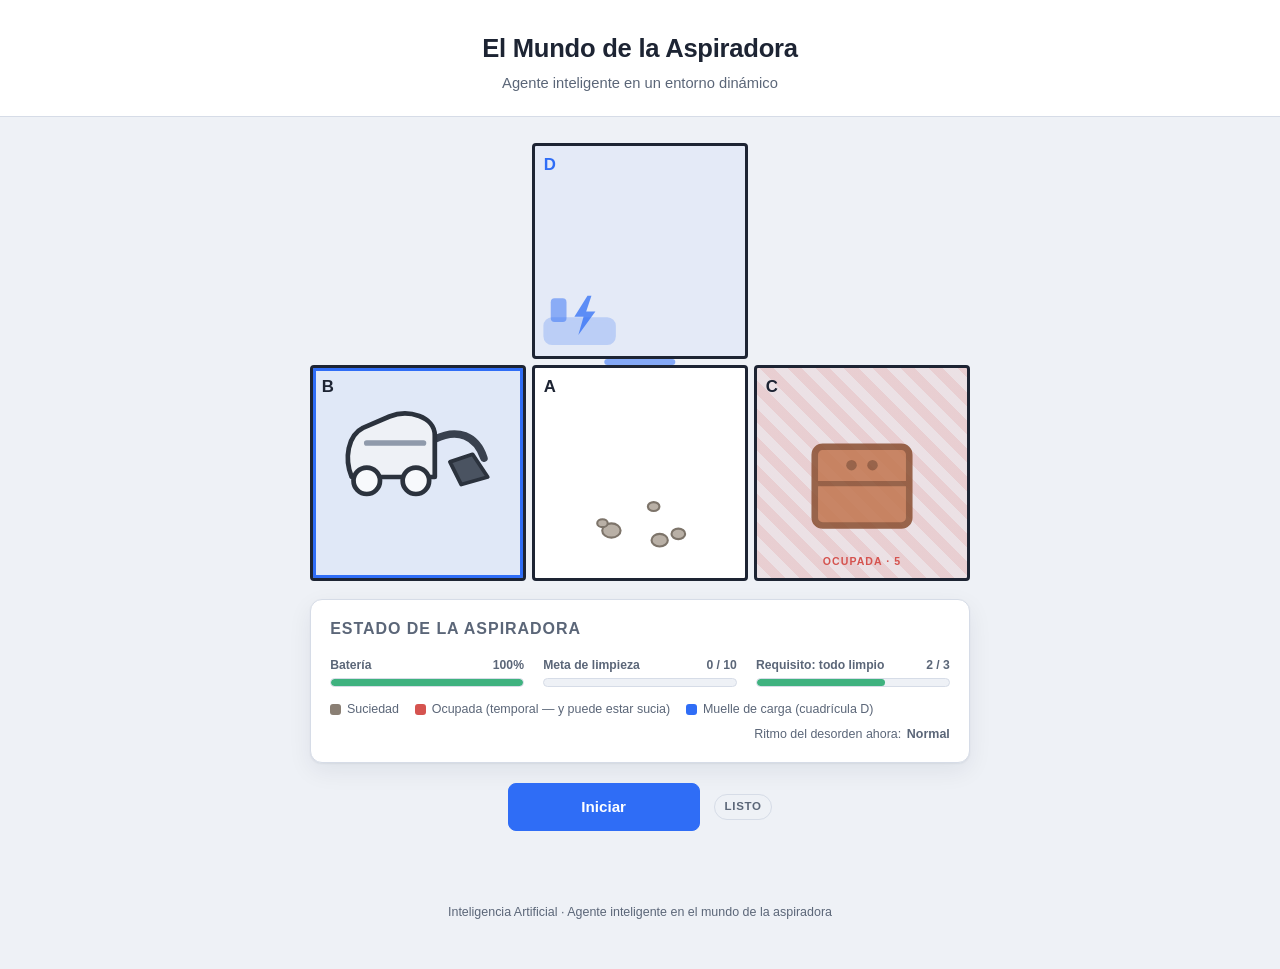
<file: index.html>
<!DOCTYPE html>
<html lang="es">
<head>
<meta charset="utf-8">
<meta name="viewport" content="width=device-width, initial-scale=1">
<title>El Mundo de la Aspiradora — Agente Inteligente</title>
<link rel="stylesheet" href="css/estilos.css">
</head>
<body>

<header class="cabecera">
  <h1>El Mundo de la Aspiradora</h1>
  <p>Agente inteligente en un entorno din&aacute;mico</p>
</header>

<!-- ----------------------------------------------------------------- -->
<!-- Vista principal: solo el escenario y el bot&oacute;n de iniciar    -->
<!-- ----------------------------------------------------------------- -->
<section class="escena">
  <div class="mundo" id="mundo"><!-- generado por js/ui.js --></div>

  <div class="tarjeta">
    <h2>Estado de la aspiradora</h2>

    <div class="barras">
      <div class="barra-bloque">
        <div class="barra-titulo">
          <span>Bater&iacute;a</span>
          <span id="bateriaTexto">100%</span>
        </div>
        <div class="barra"><div class="relleno bateria" id="bateriaBarra"></div></div>
      </div>
      <div class="barra-bloque">
        <div class="barra-titulo">
          <span>Meta de limpieza</span>
          <span id="metaTexto">0 / 0</span>
        </div>
        <div class="barra"><div class="relleno meta" id="metaBarra"></div></div>
      </div>
      <div class="barra-bloque">
        <div class="barra-titulo">
          <span>Requisito: todo limpio</span>
          <span id="limpiasTexto">0 / 3</span>
        </div>
        <div class="barra"><div class="relleno limpias" id="limpiasBarra"></div></div>
      </div>
    </div>

    <div class="leyenda">
      <span><i class="punto sucio"></i> Suciedad</span>
      <span><i class="punto ocupado"></i> Ocupada (temporal &mdash; y puede estar sucia)</span>
      <span><i class="punto muelle"></i> Muelle de carga (cuadr&iacute;cula D)</span>
      <span class="ritmo-actual">Ritmo del desorden ahora: <b id="ritmoActual">normal</b></span>
    </div>
  </div>

  <div class="mandos">
    <button id="btnIniciar" class="principal grande" type="button">Iniciar</button>
    <span class="etiqueta-estado" id="etiquetaEstado">Listo</span>
  </div>

  <p class="resultado-escena" id="resultadoEscena"></p>
</section>

<!-- Ajustes, metricas y tabla de percepciones: ocultos, pero la simulacion
     lee de aqui los valores configurables. Quitar hidden para mostrarlos. -->
<main class="disposicion" id="detalles" hidden>

  <!-- ------------------------------------------------------------- -->
  <!-- Panel de configuracion                                         -->
  <!-- ------------------------------------------------------------- -->
  <section class="panel" aria-label="Configuraci&oacute;n">

    <h2>Configuraci&oacute;n</h2>
    <p class="ayuda">El bot&oacute;n <b>Iniciar</b> sortea siempre un escenario nuevo. Estos ajustes sirven para fijar un caso concreto y estudiarlo.</p>

    <div class="campo">
      <label for="inicio">a) Localizaci&oacute;n inicial de la aspiradora</label>
      <select id="inicio">
        <option value="aleatoria" selected>Aleatoria</option>
        <option value="A">Cuadr&iacute;cula A</option>
        <option value="B">Cuadr&iacute;cula B</option>
        <option value="C">Cuadr&iacute;cula C</option>
      </select>
    </div>

    <div class="campo">
      <label for="suciedad">b) Suciedad inicial</label>
      <select id="suciedad">
        <option value="aleatoria" selected>Aleatoria</option>
        <option value="todas">Las tres cuadr&iacute;culas</option>
        <option value="dos">Dos cuadr&iacute;culas</option>
        <option value="una">Una sola cuadr&iacute;cula</option>
        <option value="ninguna">Ninguna</option>
      </select>
    </div>

    <div class="campo">
      <label for="intentos">c) Intentos sin encontrar suciedad para finalizar</label>
      <div class="fila-rango">
        <input type="range" id="intentos" min="1" max="25" value="16">
        <output id="intentosValor">16</output>
      </div>
    </div>

    <div class="campo">
      <label for="plano">Distribuci&oacute;n de las cuadr&iacute;culas</label>
      <select id="plano">
        <option value="aleatorio" selected>Aleatoria &mdash; se sortea en cada corrida</option>
        <option value="fijo">Fija &mdash; A, B, C con D encima de B</option>
      </select>
      <p class="ayuda">Se barajan las tres habitaciones y se sortea de cu&aacute;l cuelga el muelle. As&iacute; el agente no puede dar por sabido el plano: tiene que orientarse en el que le toque.</p>
    </div>

    <div class="campo">
      <label for="obstaculo">Cuadr&iacute;cula ocupada (obst&aacute;culo)</label>
      <select id="obstaculo">
        <option value="aleatorio" selected>Aleatoria &mdash; puede no haber ninguna</option>
        <option value="aleatorio-siempre">Aleatoria &mdash; siempre hay una</option>
        <option value="ninguno">Ninguna</option>
        <option value="A">Fija en A</option>
        <option value="B">Fija en B</option>
        <option value="C">Fija en C</option>
      </select>
      <p class="ayuda">Bloquea el paso: la aspiradora choca y no puede cruzarla. Que est&eacute; ocupada <b>no significa que est&eacute; limpia</b> &mdash; la suciedad sigue ah&iacute;, y puede ensuciarse m&aacute;s mientras tanto.</p>
    </div>

    <div class="campo">
      <label for="duracionBloqueo">Duraci&oacute;n del bloqueo</label>
      <select id="duracionBloqueo">
        <option value="temporal" selected>Temporal &mdash; dura un tiempo aleatorio</option>
        <option value="permanente">Permanente &mdash; no se levanta nunca</option>
      </select>
      <p class="ayuda">El bloqueo no est&aacute; todo el tiempo: dura un n&uacute;mero aleatorio de pasos, se libera, y m&aacute;s adelante puede volver a surgir en otra cuadr&iacute;cula.</p>
    </div>

    <div class="campo">
      <label for="ritmo">Ritmo al que aparece basura</label>
      <select id="ritmo">
        <option value="baja">Poco desorden</option>
        <option value="media" selected>Desorden normal</option>
        <option value="alta">Mucho desorden</option>
        <option value="nunca">Ninguno &mdash; entorno est&aacute;tico</option>
      </select>
      <p class="ayuda">No es una cadencia fija: el mundo va por <b>rachas y calmas</b>, y esto es solo la media alrededor de la que oscila. Limpiar una cuadr&iacute;cula no la deja limpia para siempre.</p>
    </div>

    <div class="campo">
      <label for="meta">Meta de limpieza</label>
      <select id="meta">
        <option value="aleatoria" selected>Aleatoria</option>
        <option value="4">4 unidades</option>
        <option value="6">6 unidades</option>
        <option value="8">8 unidades</option>
        <option value="12">12 unidades</option>
      </select>
      <p class="ayuda">Es la carga de trabajo de la sesi&oacute;n. Cumplida la meta deja de aparecer desorden, y el agente da una ronda final: solo se recoge cuando adem&aacute;s ha comprobado que <b>A, B y C est&aacute;n limpias a la vez</b>.</p>
    </div>

    <div class="campo">
      <label for="velocidad">Velocidad de la simulaci&oacute;n</label>
      <div class="fila-rango">
        <input type="range" id="velocidad" min="60" max="1400" step="20" value="500">
        <output id="velocidadValor">500 ms</output>
      </div>
    </div>

    <div class="botones">
      <button id="btnNuevo" class="secundario" type="button">Nuevo mundo</button>
      <button id="btnPaso" class="secundario" type="button">Paso a paso</button>
      <button id="btnReiniciar" class="secundario" type="button">Reiniciar</button>
      <button id="btnEjecutar" class="secundario" type="button">Ejecutar este</button>
    </div>

    <p class="semilla">Semilla del escenario: <code id="semilla">—</code></p>
  </section>

  <!-- ------------------------------------------------------------- -->
  <!-- Escenario y resultados                                         -->
  <!-- ------------------------------------------------------------- -->
  <section class="escenario">

    <div class="tarjeta" id="tarjetaResultado" hidden>
      <h2 id="tituloResultado">—</h2>
      <p id="detalleResultado">—</p>
    </div>

    <div class="tarjeta">
      <h2>Medida de rendimiento</h2>
      <p class="ayuda formula">
        Un punto por cada cuadr&iacute;cula que est&eacute; limpia en cada uno de los
        <b id="horizonteTexto">60</b> pasos de tiempo evaluados, menos 1 punto por cada movimiento.
        En un entorno din&aacute;mico esto no premia <i>haber limpiado</i> una vez, sino
        <b>mantener limpio</b> el espacio a lo largo del tiempo.
      </p>
      <div class="marcadores">
        <div class="marcador destacado">
          <span class="valor" id="mRendimiento">0</span>
          <span class="nombre">Rendimiento</span>
        </div>
        <div class="marcador">
          <span class="valor" id="mPasos">0</span>
          <span class="nombre">Pasos</span>
        </div>
        <div class="marcador">
          <span class="valor" id="mAspirados">0</span>
          <span class="nombre">Aspirados</span>
        </div>
        <div class="marcador">
          <span class="valor" id="mMovimientos">0</span>
          <span class="nombre">Movimientos</span>
        </div>
        <div class="marcador">
          <span class="valor" id="mChoques">0</span>
          <span class="nombre">Choques</span>
        </div>
        <div class="marcador">
          <span class="valor" id="mRecargas">0</span>
          <span class="nombre">Recargas</span>
        </div>
        <div class="marcador">
          <span class="valor" id="mBasura">0</span>
          <span class="nombre">Basura nueva</span>
        </div>
        <div class="marcador">
          <span class="valor" id="mBloqueos">0</span>
          <span class="nombre">Bloqueos</span>
        </div>
        <div class="marcador">
          <span class="valor" id="mLimpias">0/3</span>
          <span class="nombre">Limpias ahora</span>
        </div>
        <div class="marcador">
          <span class="valor" id="mMeta">0</span>
          <span class="nombre">Meta sorteada</span>
        </div>
      </div>
    </div>

    <div class="tarjeta">
      <h2>Secuencia de percepciones</h2>
      <div class="tabla-envoltura">
        <table class="tabla-percepciones">
          <thead>
            <tr>
              <th class="col-paso">#</th>
              <th>Secuencia de percepciones</th>
              <th>Acci&oacute;n</th>
              <th>Efecto en el mundo</th>
            </tr>
          </thead>
          <tbody id="cuerpoTabla">
            <tr class="vacia"><td colspan="4">Pulsa <b>Iniciar</b> para comenzar.</td></tr>
          </tbody>
        </table>
      </div>
    </div>

    <div class="tarjeta">
      <h2>Funci&oacute;n del agente</h2>
      <pre class="codigo">funci&oacute;n AGENTE-ASPIRADORA([localizaci&oacute;n, estado, bater&iacute;a]) devuelve una acci&oacute;n
  si hubo choque entonces invertir el sentido de avance

  si la bater&iacute;a est&aacute; por debajo del umbral entonces
     si est&aacute; en el muelle entonces devolver <i>Cargar</i>
     de otra forma, avanzar hacia el muelle

  si estado = <i>Sucio</i> entonces
     anotar que ya no consta que todo est&eacute; limpio
     devolver <i>Aspirar</i>

  anotar esta habitaci&oacute;n como vista limpia

  si ya aspir&oacute; las unidades de su meta Y le constan limpias A, B y C entonces
     si est&aacute; en el muelle entonces devolver <i>Nada</i>   (el programa finaliza)
     de otra forma, encaminarse al muelle

  si le constan limpias A, B y C Y le falta bater&iacute;a entonces
     encaminarse al muelle y ponerse a <i>Cargar</i>

  si se alcanz&oacute; el n&uacute;mero de intentos sin suciedad entonces devolver <i>Nada</i>

  de otra forma, elegir a d&oacute;nde ir:
     entre las salidas de esta cuadr&iacute;cula, quedarse con las habitaciones que
     NO le constan limpias; si no queda ninguna, con las habitaciones sin m&aacute;s
     (el muelle no se patrulla); descartar deshacer el paso que acaba de dar
     y, entre las que empaten, elegir <b>al azar</b></pre>
      <p class="ayuda">
        El n&uacute;cleo sigue siendo la regla del enunciado &mdash; <i>si la cuadr&iacute;cula est&aacute; sucia, aspirar;
        de otra forma, cambiar de cuadr&iacute;cula</i>. Pero <b>cambiar de cuadr&iacute;cula ya no es rebotar</b> de
        derecha a izquierda: el plano es una T y el agente decide a d&oacute;nde ir con criterio, yendo a por lo
        que no le consta limpio y eligiendo al azar entre lo que le empata, de modo que no recorre siempre
        el mismo circuito. Para volver al muelle calcula el <b>camino m&aacute;s corto</b>, rodeando lo que sabe
        bloqueado; y si no hay forma de rodearlo, se planta delante del obst&aacute;culo a esperar a que se
        levante en vez de rendirse.
      </p>
      <p class="ayuda">
        Todo eso sale de su <b>modelo interno</b>: d&oacute;nde est&aacute; el muelle, cu&aacute;nta bater&iacute;a le queda, cu&aacute;nta
        suciedad lleva aspirada, contra qu&eacute; ha chocado y <b>qu&eacute; habitaciones le constan limpias</b>. Ese
        &uacute;ltimo dato es el que le permite saber si ya puede recogerse: como solo percibe la cuadr&iacute;cula en la
        que est&aacute;, para afirmar que <i>todo</i> qued&oacute; limpio tiene que haberlas visto limpias todas desde la
        &uacute;ltima vez que encontr&oacute; suciedad.
      </p>
    </div>

  </section>
</main>

<footer class="pie">
  Inteligencia Artificial &middot; Agente inteligente en el mundo de la aspiradora
</footer>

<script src="js/mundo.js"></script>
<script src="js/ui.js"></script>
</body>
</html>
</file>
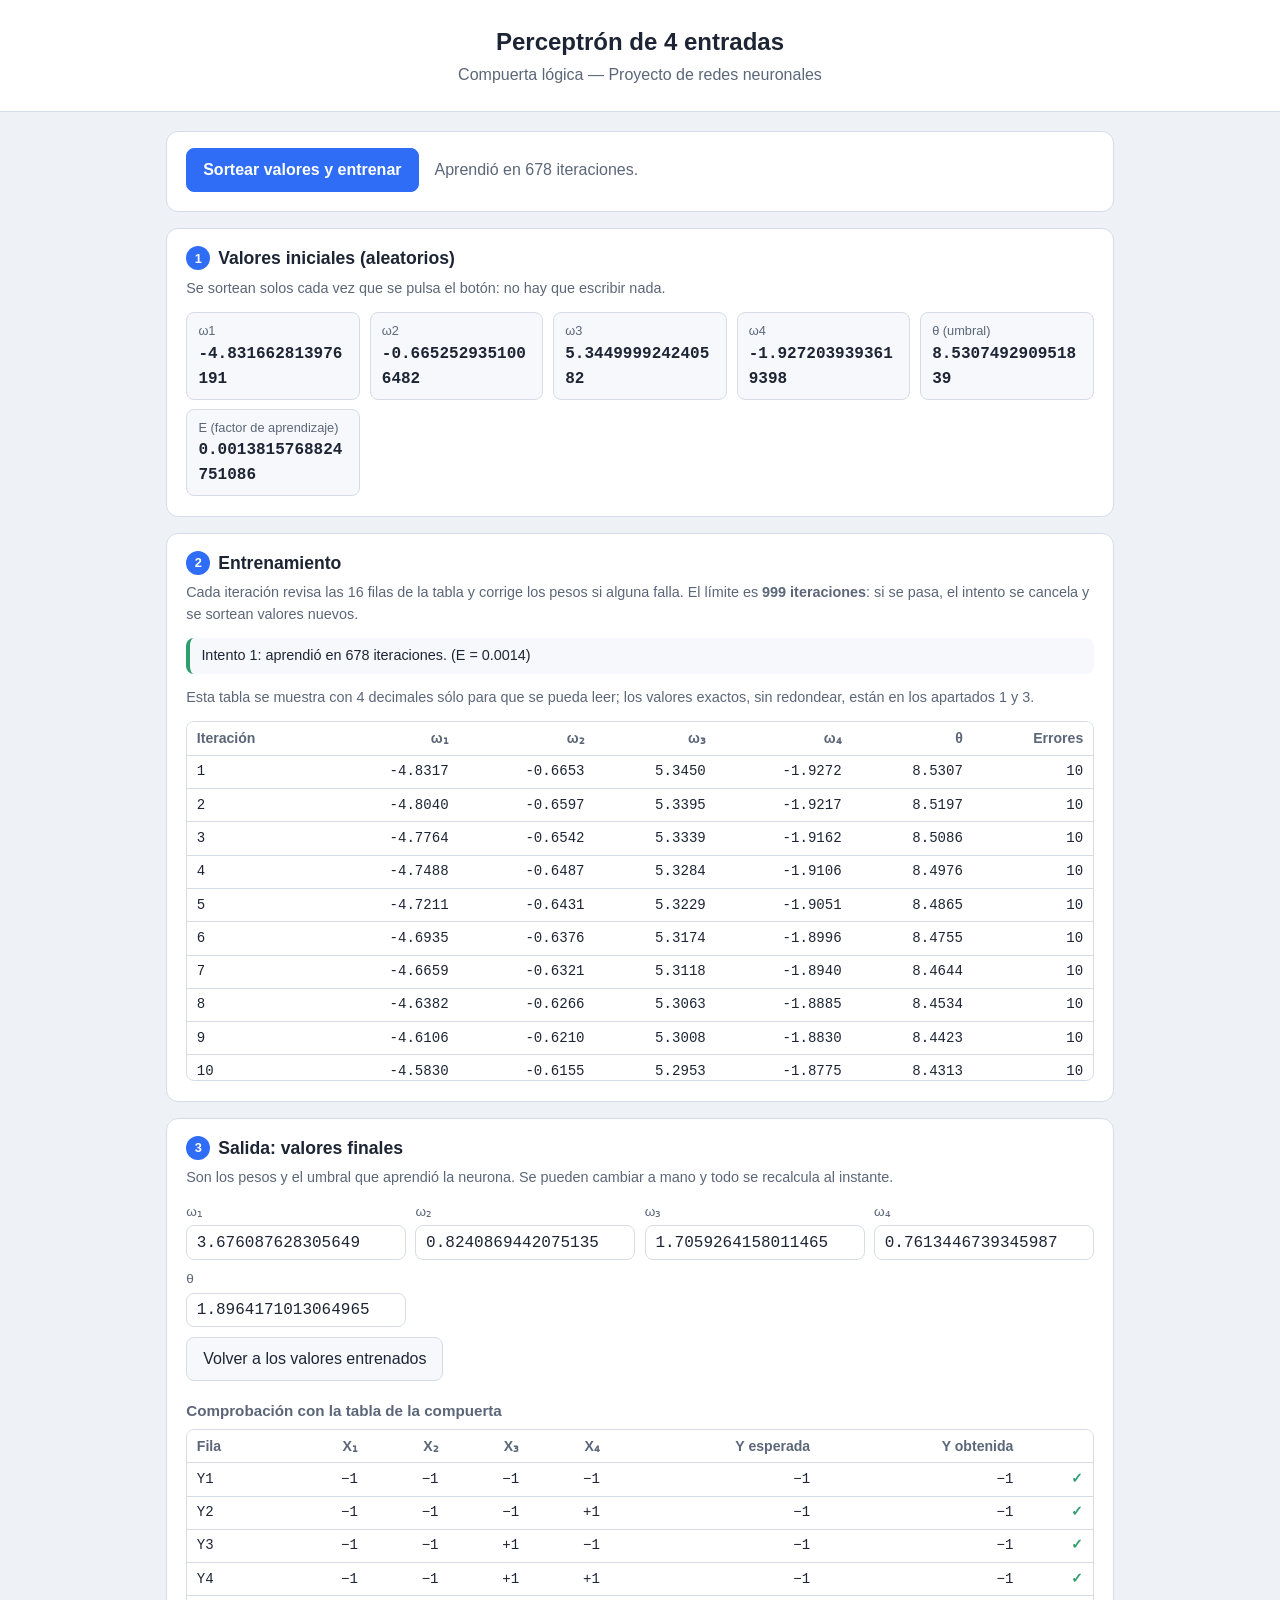
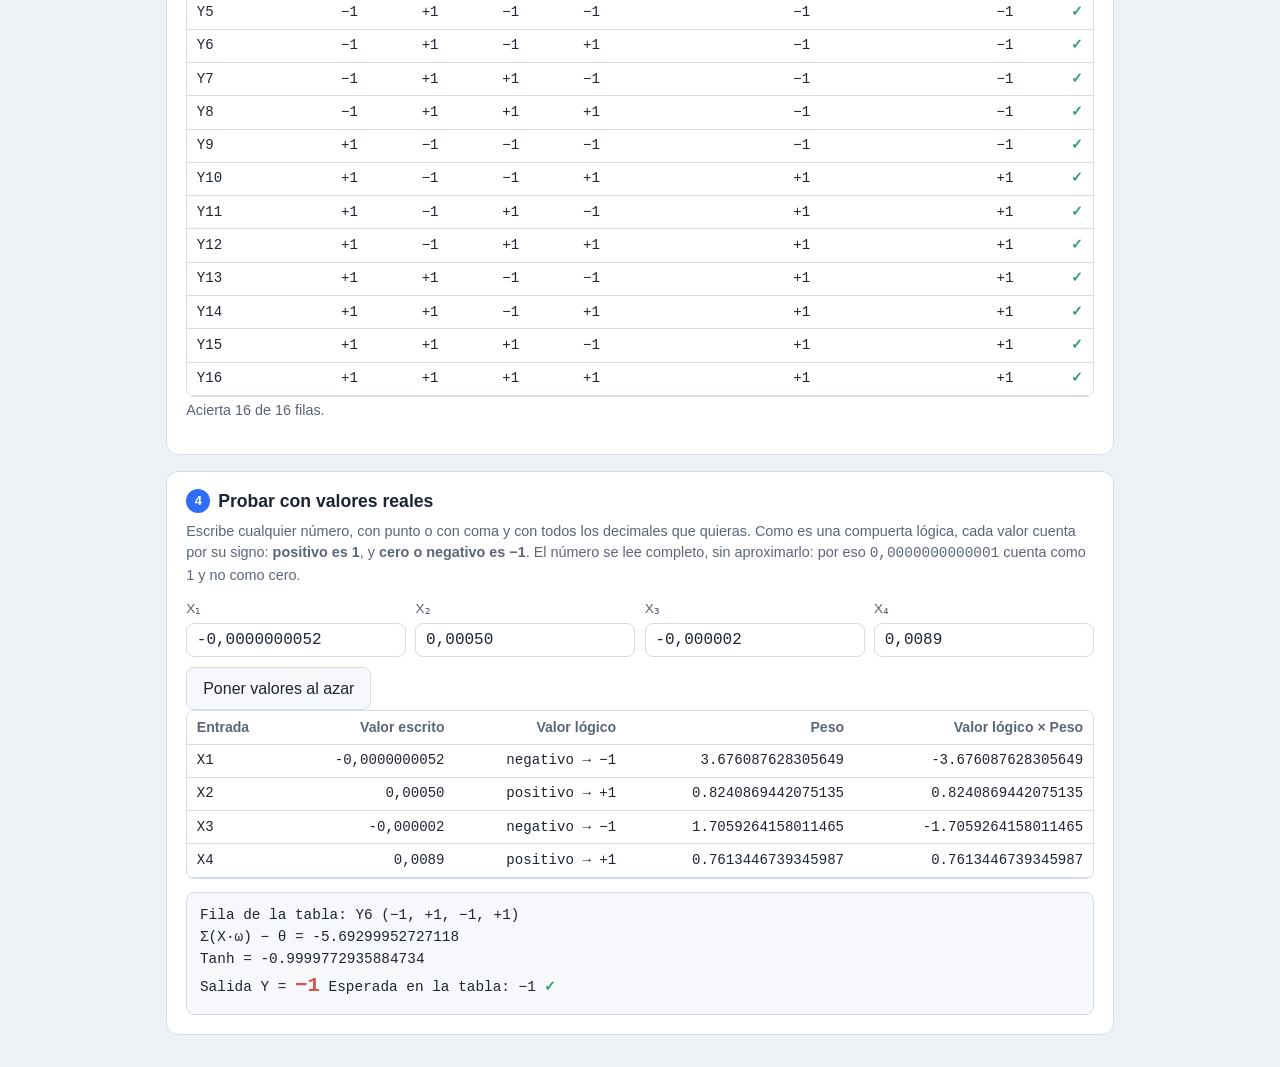
<file: Perceptron-4-entradas/1-aplicacion/index.html>
<!DOCTYPE html>
<html lang="es">
<head>
<meta charset="utf-8">
<meta name="viewport" content="width=device-width, initial-scale=1">
<title>Perceptrón de 4 entradas</title>
<link rel="stylesheet" href="css/estilos.css">
</head>
<body>

<header class="cabecera">
  <h1>Perceptrón de 4 entradas</h1>
  <p>Compuerta lógica &mdash; Proyecto de redes neuronales</p>
</header>

<main class="pagina">

  <section class="tarjeta mandos">
    <button id="btnEntrenar" class="principal" type="button">Sortear valores y entrenar</button>
    <span class="estado" id="estado"></span>
  </section>

  <!-- 1. Valores iniciales ------------------------------------------- -->
  <section class="tarjeta">
    <h2><span class="paso">1</span> Valores iniciales (aleatorios)</h2>
    <p class="nota">Se sortean solos cada vez que se pulsa el botón: no hay que escribir nada.</p>
    <div class="valores" id="valoresIniciales"></div>
  </section>

  <!-- 2. Entrenamiento ------------------------------------------------ -->
  <section class="tarjeta">
    <h2><span class="paso">2</span> Entrenamiento</h2>
    <p class="nota">
      Cada iteración revisa las 16 filas de la tabla y corrige los pesos si alguna falla.
      El límite es <b>999 iteraciones</b>: si se pasa, el intento se cancela y se sortean
      valores nuevos.
    </p>
    <ul class="intentos" id="intentos"></ul>
    <p class="nota">
      Esta tabla se muestra con 4 decimales sólo para que se pueda leer; los valores exactos,
      sin redondear, están en los apartados 1 y 3.
    </p>
    <div class="tabla-caja alta">
      <table>
        <thead>
          <tr><th>Iteración</th><th>ω₁</th><th>ω₂</th><th>ω₃</th><th>ω₄</th><th>θ</th><th>Errores</th></tr>
        </thead>
        <tbody id="tablaIteraciones"></tbody>
      </table>
    </div>
  </section>

  <!-- 3. Salida --------------------------------------------------------- -->
  <section class="tarjeta">
    <h2><span class="paso">3</span> Salida: valores finales</h2>
    <p class="nota">
      Son los pesos y el umbral que aprendió la neurona. Se pueden cambiar a mano y todo se
      recalcula al instante.
    </p>
    <div class="campos" id="camposPesos"></div>
    <p class="aviso" id="avisoPesos" hidden></p>
    <button id="btnRestaurar" class="secundario" type="button">Volver a los valores entrenados</button>

    <h3>Comprobación con la tabla de la compuerta</h3>
    <div class="tabla-caja">
      <table>
        <thead>
          <tr><th>Fila</th><th>X₁</th><th>X₂</th><th>X₃</th><th>X₄</th>
              <th>Y esperada</th><th>Y obtenida</th><th></th></tr>
        </thead>
        <tbody id="tablaComprobacion"></tbody>
      </table>
    </div>
    <p class="nota" id="resumenComprobacion"></p>
  </section>

  <!-- 4. Probar con valores reales -------------------------------------- -->
  <section class="tarjeta">
    <h2><span class="paso">4</span> Probar con valores reales</h2>
    <p class="nota">
      Escribe cualquier número, con punto o con coma y con todos los decimales que quieras.
      Como es una compuerta lógica, cada valor cuenta por su signo: <b>positivo es 1</b>, y
      <b>cero o negativo es −1</b>. El número se lee completo, sin aproximarlo: por eso
      <code>0,0000000000001</code> cuenta como 1 y no como cero.
    </p>
    <div class="campos" id="camposEntradas"></div>
    <p class="aviso" id="avisoEntradas" hidden></p>
    <button id="btnAzar" class="secundario" type="button">Poner valores al azar</button>

    <div class="tabla-caja">
      <table>
        <thead>
          <tr><th>Entrada</th><th>Valor escrito</th><th>Valor lógico</th>
              <th>Peso</th><th>Valor lógico × Peso</th></tr>
        </thead>
        <tbody id="tablaPrueba"></tbody>
      </table>
    </div>
    <div class="resultado" id="resultadoPrueba"></div>
  </section>

</main>

<script src="js/perceptron.js"></script>
<script src="js/interfaz.js"></script>
</body>
</html>
</file>
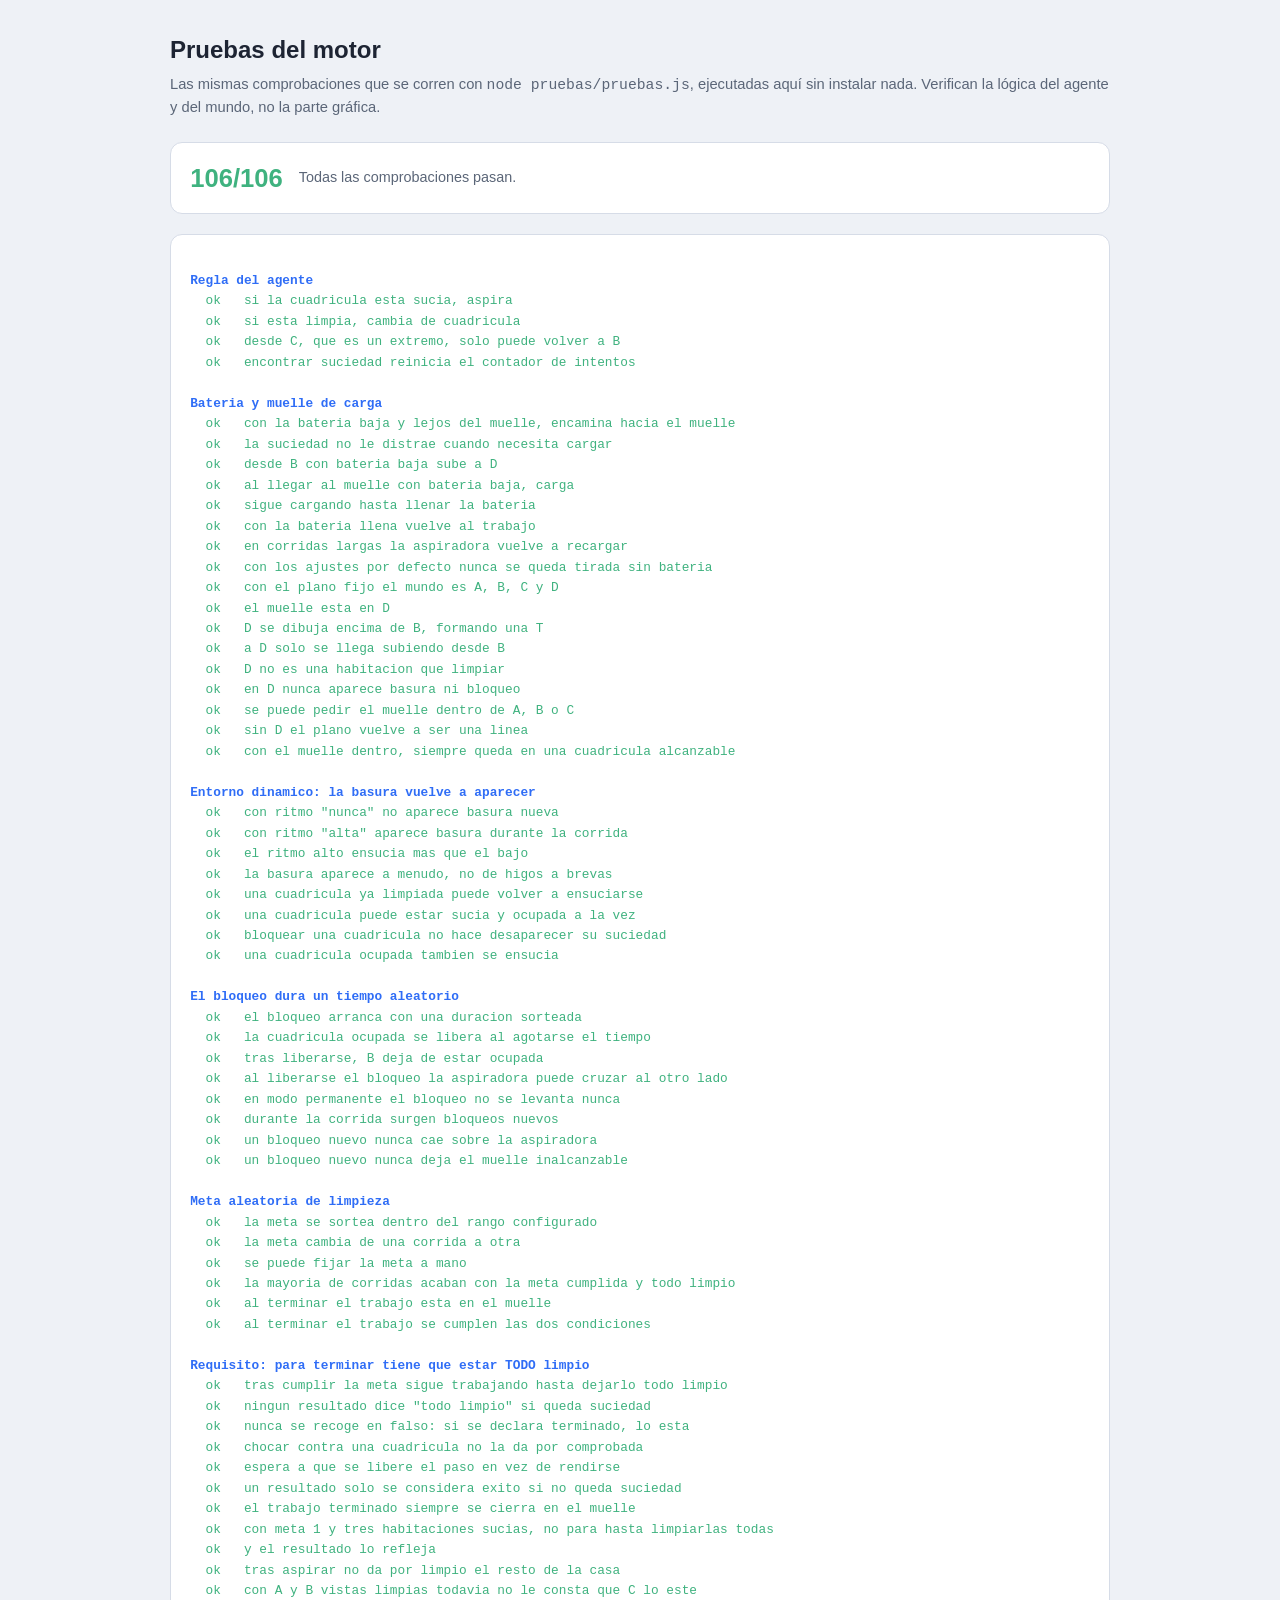
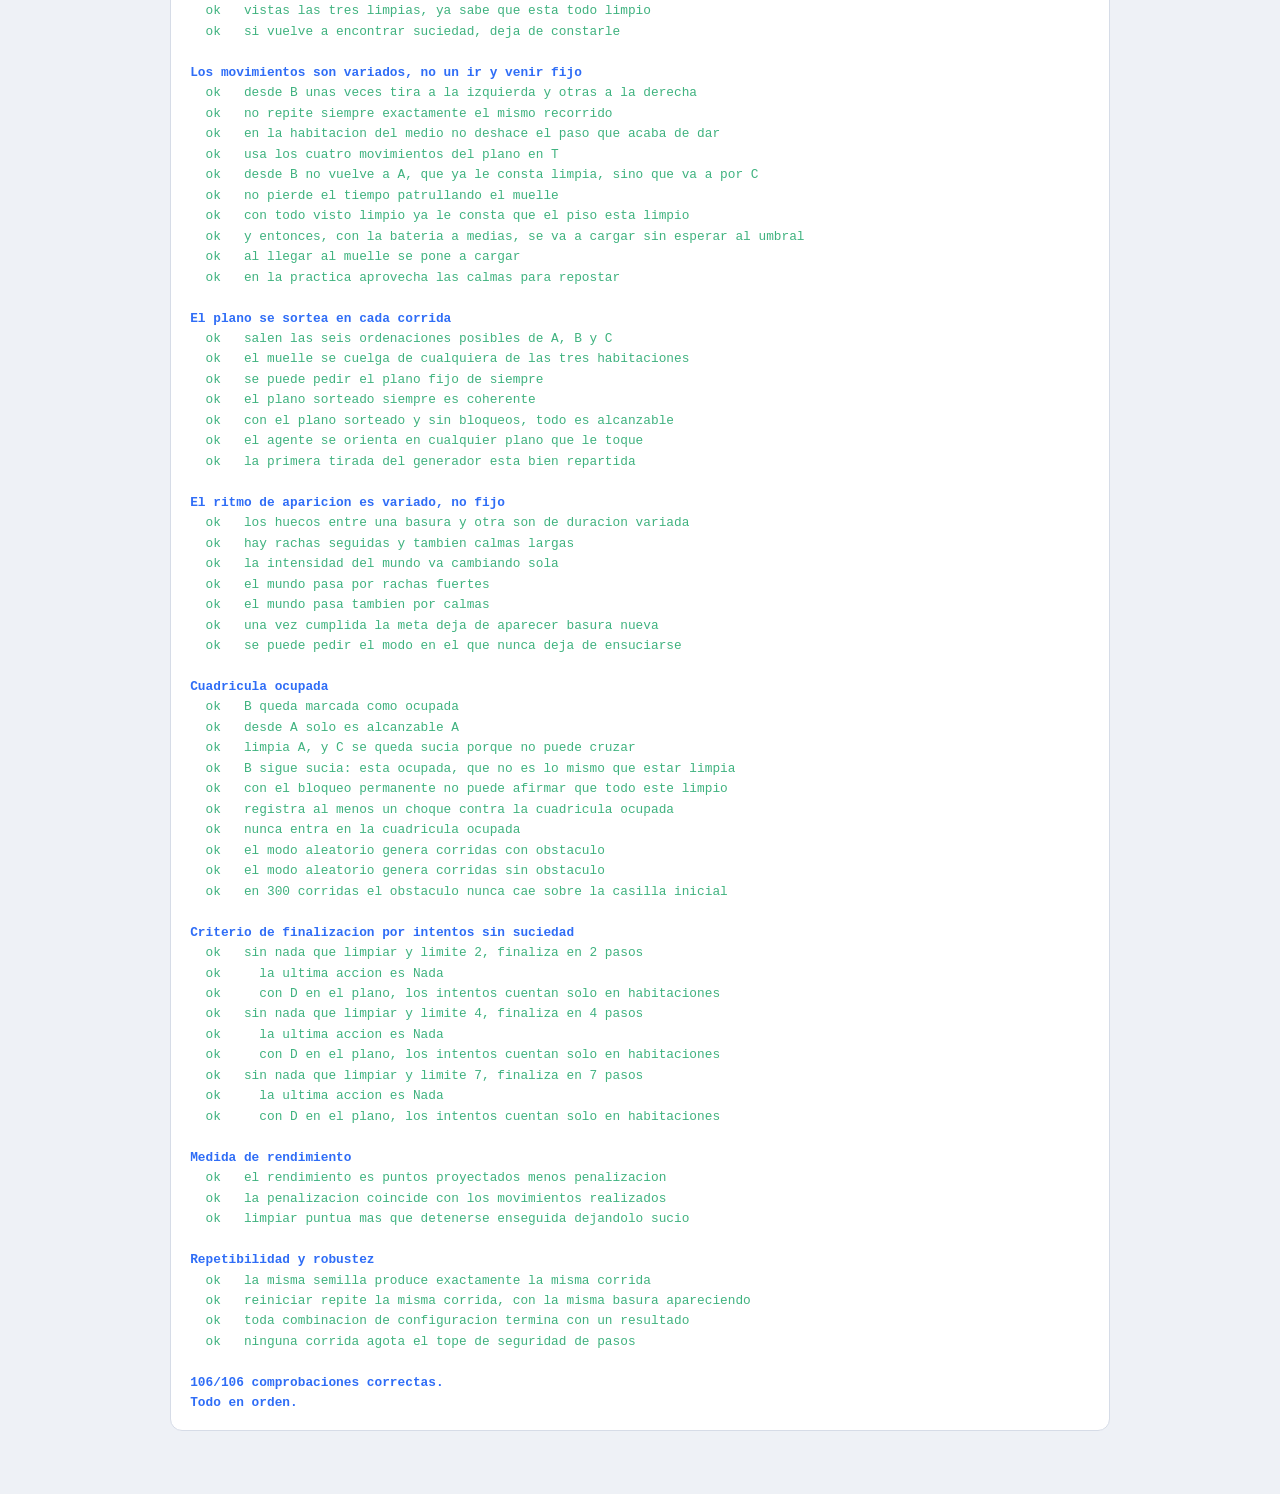
<file: pruebas/pruebas.html>
<!DOCTYPE html>
<html lang="es">
<head>
<meta charset="utf-8">
<meta name="viewport" content="width=device-width, initial-scale=1">
<title>Pruebas del Mundo de la Aspiradora</title>
<style>
  :root {
    --fondo: #eef1f6;
    --superficie: #ffffff;
    --borde: #d6dce7;
    --texto: #1d2433;
    --texto-suave: #5b6678;
    --acento: #2f6df6;
    --limpio: #3fb27f;
    --ocupado: #d5534f;
  }

  @media (prefers-color-scheme: dark) {
    :root {
      --fondo: #12161f;
      --superficie: #1a202c;
      --borde: #2c3444;
      --texto: #e8ecf4;
      --texto-suave: #9aa5b8;
      --acento: #5b8dff;
    }
  }

  * { box-sizing: border-box; }

  body {
    margin: 0;
    padding: 2rem 1.2rem 4rem;
    background: var(--fondo);
    color: var(--texto);
    font-family: "Segoe UI", Roboto, "Helvetica Neue", Arial, sans-serif;
    line-height: 1.5;
  }

  main { max-width: 940px; margin: 0 auto; }

  h1 { margin: 0 0 .3rem; font-size: 1.5rem; }

  .intro { margin: 0 0 1.5rem; color: var(--texto-suave); font-size: .92rem; }

  .resumen {
    display: flex;
    align-items: center;
    gap: 1rem;
    flex-wrap: wrap;
    padding: 1rem 1.2rem;
    border-radius: 12px;
    border: 1px solid var(--borde);
    background: var(--superficie);
    margin-bottom: 1.2rem;
  }

  .marca {
    font-size: 1.6rem;
    font-weight: 700;
    font-variant-numeric: tabular-nums;
  }

  .resumen.exito .marca { color: var(--limpio); }
  .resumen.fallo .marca { color: var(--ocupado); }
  .resumen .detalle { color: var(--texto-suave); font-size: .9rem; }

  pre {
    margin: 0;
    padding: 1rem 1.2rem;
    border-radius: 12px;
    border: 1px solid var(--borde);
    background: var(--superficie);
    font-family: "Cascadia Mono", Consolas, ui-monospace, monospace;
    font-size: .8rem;
    line-height: 1.6;
    overflow-x: auto;
    white-space: pre;
  }

  .ok    { color: var(--limpio); }
  .falla { color: var(--ocupado); font-weight: 700; }
  .grupo { color: var(--acento); font-weight: 700; }
</style>
</head>
<body>
<main>
  <h1>Pruebas del motor</h1>
  <p class="intro">
    Las mismas comprobaciones que se corren con <code>node pruebas/pruebas.js</code>, ejecutadas
    aquí sin instalar nada. Verifican la l&oacute;gica del agente y del mundo, no la parte gr&aacute;fica.
  </p>

  <div class="resumen" id="resumen">
    <span class="marca" id="marca">…</span>
    <span class="detalle" id="detalle">Ejecutando las comprobaciones…</span>
  </div>

  <pre id="salida"></pre>
</main>

<script src="../js/mundo.js"></script>
<script>
// Recoge lo que pruebas.js escribe con console.log, lo colorea y lo vuelca
// en la pagina, con el resumen arriba.
(function () {
  'use strict';

  var salida = document.getElementById('salida');
  var original = console.log;
  var lineas = [];

  console.log = function () {
    var texto = Array.prototype.join.call(arguments, ' ');
    lineas.push(texto);
    original.apply(console, arguments);
  };

  function pintar() {
    var html = lineas.join('\n').split('\n').map(function (linea) {
      var seguro = linea
        .replace(/&/g, '&amp;').replace(/</g, '&lt;').replace(/>/g, '&gt;');
      if (linea.indexOf('  ok   ') === 0) {
        return '<span class="ok">' + seguro + '</span>';
      }
      if (linea.indexOf('  FALLA') === 0) {
        return '<span class="falla">' + seguro + '</span>';
      }
      if (linea && linea[0] !== ' ') {
        return '<span class="grupo">' + seguro + '</span>';
      }
      return seguro;
    }).join('\n');
    salida.innerHTML = html;
  }

  function resumir() {
    var correctas = 0, fallidas = 0;
    lineas.join('\n').split('\n').forEach(function (linea) {
      if (linea.indexOf('  ok   ') === 0) correctas++;
      if (linea.indexOf('  FALLA') === 0) fallidas++;
    });

    var caja = document.getElementById('resumen');
    var total = correctas + fallidas;
    document.getElementById('marca').textContent = correctas + '/' + total;
    caja.className = 'resumen ' + (fallidas === 0 ? 'exito' : 'fallo');
    document.getElementById('detalle').textContent = fallidas === 0
      ? 'Todas las comprobaciones pasan.'
      : fallidas + (fallidas === 1 ? ' comprobación falla.' : ' comprobaciones fallan.');
  }

  // Un respiro para que la página se pinte antes de ponerse a calcular:
  // las pruebas corren varios miles de simulaciones y bloquean el hilo.
  setTimeout(function () {
    var guion = document.createElement('script');
    guion.src = 'pruebas.js';
    guion.onload = function () { pintar(); resumir(); };
    guion.onerror = function () {
      document.getElementById('marca').textContent = '—';
      document.getElementById('detalle').textContent =
        'No se pudo cargar pruebas.js. Comprueba que está junto a esta página.';
    };
    document.body.appendChild(guion);
  }, 60);
})();
</script>
</body>
</html>
</file>
<file: css/estilos.css>
/* estilos.css — Presentacion del simulador del mundo de la aspiradora */

:root {
  --fondo: #eef1f6;
  --superficie: #ffffff;
  --borde: #d6dce7;
  --texto: #1d2433;
  --texto-suave: #5b6678;
  --acento: #2f6df6;
  --acento-oscuro: #1b4fd0;
  --sucio: #8a7f74;
  --limpio: #3fb27f;
  --ocupado: #d5534f;
  --sombra: 0 1px 2px rgba(20, 30, 60, .06), 0 8px 24px rgba(20, 30, 60, .07);
  --radio: 12px;
}

@media (prefers-color-scheme: dark) {
  :root {
    --fondo: #12161f;
    --superficie: #1a202c;
    --borde: #2c3444;
    --texto: #e8ecf4;
    --texto-suave: #9aa5b8;
    --acento: #5b8dff;
    --acento-oscuro: #3f74f0;
    --sucio: #9d9186;
    --sombra: 0 1px 2px rgba(0, 0, 0, .3), 0 8px 24px rgba(0, 0, 0, .35);
  }
}

* { box-sizing: border-box; }

/* `display: grid` de .disposicion gana al atributo hidden si no se fuerza. */
[hidden] { display: none !important; }

body {
  margin: 0;
  padding: 0 0 3rem;
  background: var(--fondo);
  color: var(--texto);
  font-family: "Segoe UI", Roboto, "Helvetica Neue", Arial, sans-serif;
  line-height: 1.5;
}

/* --------------------------------------------------------------- */
/* Cabecera y estructura                                            */
/* --------------------------------------------------------------- */

.cabecera {
  padding: 1.8rem 1.5rem 1.4rem;
  text-align: center;
  border-bottom: 1px solid var(--borde);
  background: var(--superficie);
}

.cabecera h1 {
  margin: 0 0 .3rem;
  font-size: 1.6rem;
  letter-spacing: -.01em;
}

.cabecera p {
  margin: 0;
  color: var(--texto-suave);
  font-size: .92rem;
}

.disposicion {
  max-width: 1180px;
  margin: 1.5rem auto 0;
  padding: 0 1.2rem;
  display: grid;
  grid-template-columns: 320px minmax(0, 1fr);
  gap: 1.2rem;
  align-items: start;
}

@media (max-width: 900px) {
  .disposicion { grid-template-columns: 1fr; }
}

.panel,
.tarjeta {
  background: var(--superficie);
  border: 1px solid var(--borde);
  border-radius: var(--radio);
  box-shadow: var(--sombra);
  padding: 1.1rem 1.2rem;
}

.panel { position: sticky; top: 1rem; }

@media (max-width: 900px) {
  .panel { position: static; }
}

.escenario { display: grid; gap: 1.2rem; min-width: 0; }

.panel h2,
.tarjeta h2 {
  margin: 0 0 .9rem;
  font-size: 1rem;
  text-transform: uppercase;
  letter-spacing: .06em;
  color: var(--texto-suave);
}

/* --------------------------------------------------------------- */
/* Controles                                                        */
/* --------------------------------------------------------------- */

.campo { margin-bottom: 1.05rem; }

.campo > label {
  display: block;
  font-size: .84rem;
  font-weight: 600;
  margin-bottom: .35rem;
}

select,
input[type="range"] {
  width: 100%;
  font: inherit;
}

select {
  padding: .45rem .55rem;
  border-radius: 8px;
  border: 1px solid var(--borde);
  background: var(--fondo);
  color: var(--texto);
}

.fila-rango {
  display: flex;
  align-items: center;
  gap: .7rem;
}

.fila-rango output {
  min-width: 4.2rem;
  text-align: right;
  font-variant-numeric: tabular-nums;
  font-size: .85rem;
  color: var(--texto-suave);
}

.ayuda {
  margin: .4rem 0 0;
  font-size: .78rem;
  line-height: 1.45;
  color: var(--texto-suave);
}

.botones {
  display: grid;
  grid-template-columns: 1fr 1fr;
  gap: .5rem;
  margin-top: 1.2rem;
}

button {
  font: inherit;
  font-weight: 600;
  font-size: .87rem;
  padding: .55rem .6rem;
  border-radius: 8px;
  border: 1px solid var(--borde);
  background: var(--fondo);
  color: var(--texto);
  cursor: pointer;
  transition: background .15s, border-color .15s, transform .05s;
}

button:hover:not(:disabled) { border-color: var(--acento); }
button:active:not(:disabled) { transform: translateY(1px); }

button.principal {
  background: var(--acento);
  border-color: var(--acento);
  color: #fff;
}

button.principal:hover:not(:disabled) { background: var(--acento-oscuro); }

button:disabled { opacity: .45; cursor: not-allowed; }

button.grande {
  width: 100%;
  padding: .7rem;
  font-size: .95rem;
  margin-bottom: .1rem;
}

.semilla {
  margin: .9rem 0 0;
  font-size: .75rem;
  color: var(--texto-suave);
  text-align: center;
}

.semilla code {
  background: var(--fondo);
  padding: .1rem .35rem;
  border-radius: 4px;
}

/* --------------------------------------------------------------- */
/* Vista principal: solo el escenario y el boton de iniciar         */
/* --------------------------------------------------------------- */

.escena {
  max-width: 760px;
  margin: 1.6rem auto 0;
  padding: 0 1.2rem;
  text-align: center;
}

.mandos {
  display: flex;
  align-items: center;
  justify-content: center;
  gap: .9rem;
  margin-top: 1.3rem;
}

.mandos .grande { width: auto; min-width: 12rem; margin: 0; }

.resultado-escena {
  margin: 1rem auto 0;
  max-width: 46rem;
  min-height: 1.5rem;
  font-size: .92rem;
  color: var(--texto-suave);
}

.resultado-escena.exito { color: var(--limpio); font-weight: 600; }
.resultado-escena.fallo { color: var(--ocupado); font-weight: 600; }

/* --------------------------------------------------------------- */
/* El globo de dialogo de la aspiradora                             */
/* --------------------------------------------------------------- */

.globo {
  position: absolute;
  left: 50%;
  top: 8%;
  transform: translateX(-50%);
  z-index: 3;
  max-width: 92%;
  padding: .3rem .6rem;
  border-radius: 10px;
  background: var(--texto);
  color: var(--superficie);
  font-size: .72rem;
  font-weight: 600;
  line-height: 1.25;
  white-space: nowrap;
  box-shadow: 0 2px 8px rgba(0, 0, 0, .25);
  animation: aparecer-globo .25s ease-out;
}

/* La colita que apunta a la aspiradora. */
.globo::after {
  content: "";
  position: absolute;
  left: 50%;
  bottom: -5px;
  transform: translateX(-50%);
  border-left: 6px solid transparent;
  border-right: 6px solid transparent;
  border-top: 6px solid var(--texto);
}

@keyframes aparecer-globo {
  from { opacity: 0; transform: translateX(-50%) translateY(4px); }
  to   { opacity: 1; transform: translateX(-50%) translateY(0); }
}

.globo.limpiando { background: var(--limpio); }
.globo.limpiando::after { border-top-color: var(--limpio); }
.globo.energia   { background: var(--acento); }
.globo.energia::after   { border-top-color: var(--acento); }
.globo.choque    { background: var(--ocupado); }
.globo.choque::after    { border-top-color: var(--ocupado); }

/* --------------------------------------------------------------- */
/* El mundo                                                         */
/* --------------------------------------------------------------- */

/*
 * El plano se sortea en cada corrida y forma una T o una L. Cada cuadricula
 * se coloca en su fila y columna desde js/ui.js.
 */
.mundo {
  display: grid;
  gap: 6px;
  background: transparent;
  /* Las filas y columnas las fija js/ui.js según el plano que toque. */
}

.escena .mundo { max-width: 660px; margin: 0 auto; }

/* La tarjeta de estado vive ahora en la vista principal, bajo el escenario. */
.escena .tarjeta {
  max-width: 660px;
  margin: 1.1rem auto 0;
  text-align: left;
}

.escena .tarjeta .barras { margin-top: 0; }

.celda {
  position: relative;
  aspect-ratio: 1 / 1;
  border: 3px solid var(--texto);
  border-radius: 4px;
  background: var(--superficie);
  display: flex;
  align-items: center;
  justify-content: center;
  transition: background .25s;
}

/* El paso entre D y B, dibujado como un hueco en la pared que las separa. */
.celda.muelle-aparte::before {
  content: "";
  position: absolute;
  left: 50%;
  bottom: -9px;
  width: 34%;
  height: 6px;
  transform: translateX(-50%);
  background: var(--acento);
  opacity: .55;
  border-radius: 3px;
}

.celda .nombre {
  position: absolute;
  top: .4rem;
  left: .55rem;
  font-weight: 700;
  font-size: 1.05rem;
  color: var(--texto);
}

.celda.ocupada {
  background: repeating-linear-gradient(
    45deg,
    rgba(213, 83, 79, .10) 0 10px,
    rgba(213, 83, 79, .22) 10px 20px
  );
}

.celda .aviso-ocupada {
  position: absolute;
  bottom: .5rem;
  left: 50%;
  transform: translateX(-50%);
  font-size: .66rem;
  font-weight: 700;
  letter-spacing: .1em;
  color: var(--ocupado);
  white-space: nowrap;
}

.celda.activa {
  background: rgba(47, 109, 246, .07);
  box-shadow: inset 0 0 0 3px var(--acento);
}

.celda.choque { animation: sacudir .3s; }

@keyframes sacudir {
  0%, 100% { transform: translateX(0); }
  25%      { transform: translateX(-5px); }
  75%      { transform: translateX(5px); }
}

.lienzo {
  position: absolute;
  inset: 0;
  width: 100%;
  height: 100%;
}

.aspiradora {
  transition: opacity .2s;
}

.aspiradora.aspirando .cuerpo-aspiradora {
  animation: vibrar .22s linear infinite;
}

@keyframes vibrar {
  0%, 100% { transform: translate(0, 0); }
  50%      { transform: translate(0, -2px); }
}

.mota { transition: opacity .35s; }

/* La basura que acaba de aparecer entra con una pequeña animacion. */
.mota.nueva { animation: brotar .45s ease-out; transform-origin: center; }

@keyframes brotar {
  0%   { opacity: 0; transform: scale(.2) translateY(-6px); }
  60%  { opacity: 1; transform: scale(1.25); }
  100% { opacity: 1; transform: scale(1); }
}

.muelle .rayo { opacity: .75; }
.muelle.cargando .rayo { animation: latir .7s ease-in-out infinite; }

@keyframes latir {
  0%, 100% { opacity: .35; }
  50%      { opacity: 1; }
}

.leyenda {
  display: flex;
  flex-wrap: wrap;
  align-items: center;
  gap: .4rem 1rem;
  margin-top: .85rem;
  font-size: .78rem;
  color: var(--texto-suave);
}

.leyenda span { display: inline-flex; align-items: center; gap: .35rem; }

.punto {
  width: .7rem;
  height: .7rem;
  border-radius: 3px;
  display: inline-block;
}

.punto.sucio   { background: var(--sucio); }
.punto.limpio  { background: var(--limpio); }
.punto.ocupado { background: var(--ocupado); }
.punto.muelle  { background: var(--acento); }

.ritmo-actual { margin-left: auto; }
.ritmo-actual b { text-transform: capitalize; }
.ritmo-actual b.racha { color: var(--ocupado); }
.ritmo-actual b.calma { color: var(--limpio); }

/* La cuadricula D del muelle no es una habitacion: se distingue del resto. */
.celda.muelle-aparte { background: rgba(47, 109, 246, .05); }
.celda.muelle-aparte .nombre { color: var(--acento); }

.etiqueta-estado {
  font-size: .72rem;
  font-weight: 700;
  letter-spacing: .06em;
  text-transform: uppercase;
  padding: .2rem .6rem;
  border-radius: 999px;
  background: var(--fondo);
  border: 1px solid var(--borde);
  color: var(--texto-suave);
  white-space: nowrap;
}

.etiqueta-estado.corriendo { background: rgba(47, 109, 246, .12); color: var(--acento); border-color: transparent; }
.etiqueta-estado.exito     { background: rgba(63, 178, 127, .15); color: var(--limpio); border-color: transparent; }
.etiqueta-estado.fallo     { background: rgba(213, 83, 79, .15);  color: var(--ocupado); border-color: transparent; }

/* --------------------------------------------------------------- */
/* Barras de bateria y meta                                         */
/* --------------------------------------------------------------- */

.barras {
  display: grid;
  grid-template-columns: repeat(auto-fit, minmax(165px, 1fr));
  gap: .8rem 1.2rem;
  margin-top: .9rem;
}

.barra-titulo {
  display: flex;
  justify-content: space-between;
  font-size: .76rem;
  font-weight: 600;
  color: var(--texto-suave);
  margin-bottom: .25rem;
}

.barra {
  height: .55rem;
  border-radius: 999px;
  background: var(--fondo);
  border: 1px solid var(--borde);
  overflow: hidden;
}

.relleno {
  height: 100%;
  width: 0;
  border-radius: 999px;
  transition: width .3s ease, background .3s;
}

.relleno.bateria { background: var(--limpio); }
.relleno.bateria.baja { background: var(--ocupado); }
.relleno.meta { background: var(--acento); }
.relleno.limpias { background: var(--limpio); }

/* --------------------------------------------------------------- */
/* Resultado y marcadores                                           */
/* --------------------------------------------------------------- */

#tarjetaResultado { border-left: 4px solid var(--limpio); }
#tarjetaResultado.fallo { border-left-color: var(--ocupado); }

#tarjetaResultado h2 {
  text-transform: none;
  letter-spacing: 0;
  font-size: 1.05rem;
  color: var(--texto);
  margin-bottom: .3rem;
}

#detalleResultado { margin: 0; font-size: .88rem; color: var(--texto-suave); }

.formula { margin-bottom: 1rem; }

.marcadores {
  display: grid;
  grid-template-columns: repeat(4, minmax(0, 1fr));
  gap: .6rem;
}

@media (max-width: 620px) {
  .marcadores { grid-template-columns: repeat(2, minmax(0, 1fr)); }
}

.marcador {
  background: var(--fondo);
  border: 1px solid var(--borde);
  border-radius: 10px;
  padding: .6rem .4rem;
  text-align: center;
}

.marcador.destacado {
  background: rgba(47, 109, 246, .10);
  border-color: transparent;
}

.marcador .valor {
  display: block;
  font-size: 1.4rem;
  font-weight: 700;
  font-variant-numeric: tabular-nums;
  line-height: 1.2;
}

.marcador.destacado .valor { color: var(--acento); }

.marcador .nombre {
  display: block;
  font-size: .72rem;
  color: var(--texto-suave);
  text-transform: uppercase;
  letter-spacing: .04em;
}

/* --------------------------------------------------------------- */
/* Tabla de percepciones                                            */
/* --------------------------------------------------------------- */

.tabla-envoltura {
  max-height: 340px;
  overflow: auto;
  border: 1px solid var(--borde);
  border-radius: 8px;
}

.tabla-percepciones {
  width: 100%;
  border-collapse: collapse;
  font-size: .85rem;
}

.tabla-percepciones th,
.tabla-percepciones td {
  padding: .45rem .7rem;
  text-align: left;
  border-bottom: 1px solid var(--borde);
}

.tabla-percepciones thead th {
  position: sticky;
  top: 0;
  background: var(--superficie);
  font-size: .74rem;
  text-transform: uppercase;
  letter-spacing: .05em;
  color: var(--texto-suave);
  z-index: 1;
}

.tabla-percepciones tbody tr:last-child td { border-bottom: none; }
.tabla-percepciones tbody tr.reciente { background: rgba(47, 109, 246, .08); }
.tabla-percepciones tbody tr.vacia td { text-align: center; color: var(--texto-suave); padding: 1.2rem; }

.col-paso { width: 3rem; }

.tabla-percepciones .percepcion { font-family: "Cascadia Mono", Consolas, monospace; }

.accion {
  font-weight: 600;
  padding: .1rem .45rem;
  border-radius: 5px;
  font-size: .8rem;
  white-space: nowrap;
}

.accion.Aspirar    { background: rgba(63, 178, 127, .16); color: var(--limpio); }
.accion.Izquierda,
.accion.Derecha,
.accion.Arriba,
.accion.Abajo      { background: rgba(47, 109, 246, .14); color: var(--acento); }
.accion.Cargar     { background: rgba(47, 109, 246, .14); color: var(--acento); }
.accion.Nada       { background: rgba(120, 130, 150, .18); color: var(--texto-suave); }

.nota { color: var(--texto-suave); font-size: .8rem; }
.nota.choque { color: var(--ocupado); }
.nota.aparece { color: var(--sucio); font-weight: 600; }
.nota.bloqueo { color: var(--ocupado); font-weight: 600; }

.codigo {
  margin: 0;
  padding: .8rem .9rem;
  background: var(--fondo);
  border: 1px solid var(--borde);
  border-radius: 8px;
  font-family: "Cascadia Mono", Consolas, monospace;
  font-size: .8rem;
  line-height: 1.6;
  overflow-x: auto;
  white-space: pre;
}

.pie {
  margin-top: 2rem;
  text-align: center;
  font-size: .78rem;
  color: var(--texto-suave);
}
</file>
<file: Perceptron-4-entradas/1-aplicacion/css/estilos.css>
/* estilos.css — Presentacion del perceptron de 4 entradas */

:root {
  --fondo: #eef1f6;
  --superficie: #ffffff;
  --superficie-2: #f6f8fc;
  --borde: #d6dce7;
  --texto: #1d2433;
  --suave: #5b6678;
  --acento: #2f6df6;
  --bien: #2f9e6d;
  --mal: #d5534f;
  --mono: Consolas, "Liberation Mono", Menlo, monospace;
}

@media (prefers-color-scheme: dark) {
  :root {
    --fondo: #12161f;
    --superficie: #1a202c;
    --superficie-2: #212936;
    --borde: #2c3444;
    --texto: #e8ecf4;
    --suave: #9aa5b8;
    --acento: #5b8dff;
    --bien: #46bb87;
    --mal: #e97671;
  }
}

* { box-sizing: border-box; }
[hidden] { display: none !important; }

body {
  margin: 0;
  padding-bottom: 2rem;
  background: var(--fondo);
  color: var(--texto);
  font-family: "Segoe UI", Roboto, Arial, sans-serif;
  line-height: 1.5;
}

.cabecera {
  padding: 1.5rem 1rem;
  text-align: center;
  background: var(--superficie);
  border-bottom: 1px solid var(--borde);
}

.cabecera h1 { margin: 0; font-size: 1.5rem; }
.cabecera p  { margin: .2rem 0 0; color: var(--suave); }

.pagina {
  max-width: 980px;
  margin: 1.2rem auto 0;
  padding: 0 1rem;
  display: grid;
  gap: 1rem;
}

.tarjeta {
  background: var(--superficie);
  border: 1px solid var(--borde);
  border-radius: 12px;
  padding: 1rem 1.2rem 1.2rem;
}

h2 { margin: 0 0 .4rem; font-size: 1.1rem; display: flex; align-items: center; gap: .5rem; }
h3 { margin: 1.2rem 0 .4rem; font-size: .95rem; color: var(--suave); }

.paso {
  display: inline-grid; place-items: center;
  width: 1.5rem; height: 1.5rem; border-radius: 50%;
  background: var(--acento); color: #fff; font-size: .8rem;
}

.nota { margin: .2rem 0 .8rem; color: var(--suave); font-size: .9rem; }
code { font-family: var(--mono); }

/* ---- botones ---- */

.mandos { display: flex; flex-wrap: wrap; align-items: center; gap: 1rem; }
.estado { color: var(--suave); }

button {
  font: inherit; cursor: pointer;
  padding: .55rem 1rem; border-radius: 8px;
  border: 1px solid var(--borde);
  background: var(--superficie-2); color: var(--texto);
}

button.principal { background: var(--acento); border-color: var(--acento); color: #fff; font-weight: 600; }
button:hover { border-color: var(--acento); }

/* ---- valores iniciales ---- */

.valores {
  display: grid;
  grid-template-columns: repeat(auto-fit, minmax(150px, 1fr));
  gap: .6rem;
}

.valor {
  background: var(--superficie-2);
  border: 1px solid var(--borde);
  border-radius: 8px;
  padding: .5rem .7rem;
  overflow-wrap: anywhere;
}

.valor span { display: block; font-size: .8rem; color: var(--suave); }
.valor b { font-family: var(--mono); font-size: 1rem; }

/* ---- intentos ---- */

.intentos { list-style: none; padding: 0; margin: 0 0 .8rem; display: grid; gap: .4rem; }
.intentos li { padding: .45rem .7rem; border-radius: 8px; background: var(--superficie-2); font-size: .9rem; }
.intentos li.bien { border-left: 4px solid var(--bien); }
.intentos li.mal  { border-left: 4px solid var(--mal); }

/* ---- tablas ---- */

.tabla-caja { overflow: auto; border: 1px solid var(--borde); border-radius: 8px; }
.tabla-caja.alta { max-height: 360px; }

table { border-collapse: collapse; width: 100%; font-size: .88rem; }
th, td { padding: .35rem .6rem; text-align: right; border-bottom: 1px solid var(--borde); white-space: nowrap; }
td { font-family: var(--mono); }
th { position: sticky; top: 0; background: var(--superficie); color: var(--suave); }
th:first-child, td:first-child { text-align: left; }
tr.final td { font-weight: 700; background: rgba(47, 158, 109, .1); }
td.largo { white-space: normal; overflow-wrap: anywhere; max-width: 16rem; }

.si { color: var(--bien); font-weight: 700; }
.no { color: var(--mal); font-weight: 700; }

/* ---- campos editables: sin limite de caracteres ---- */

.campos {
  display: grid;
  grid-template-columns: repeat(auto-fit, minmax(210px, 1fr));
  gap: .6rem;
  margin-bottom: .6rem;
}

.campos label { display: grid; gap: .2rem; font-size: .85rem; color: var(--suave); }

.campos input {
  width: 100%;
  font-family: var(--mono);
  font-size: 1rem;
  padding: .45rem .6rem;
  border-radius: 8px;
  border: 1px solid var(--borde);
  background: var(--superficie);
  color: var(--texto);
}

.campos input:focus { outline: 2px solid var(--acento); outline-offset: -1px; }
.campos input.malo { border-color: var(--mal); }

.aviso { color: var(--mal); margin: 0 0 .6rem; font-size: .9rem; }

/* ---- resultado de la prueba ---- */

.resultado {
  margin-top: .8rem;
  padding: .8rem;
  border-radius: 8px;
  background: var(--superficie-2);
  border: 1px solid var(--borde);
  font-family: var(--mono);
  font-size: .9rem;
  overflow-wrap: anywhere;
}

.resultado .grande { font-size: 1.3rem; font-weight: 700; }
</file>
